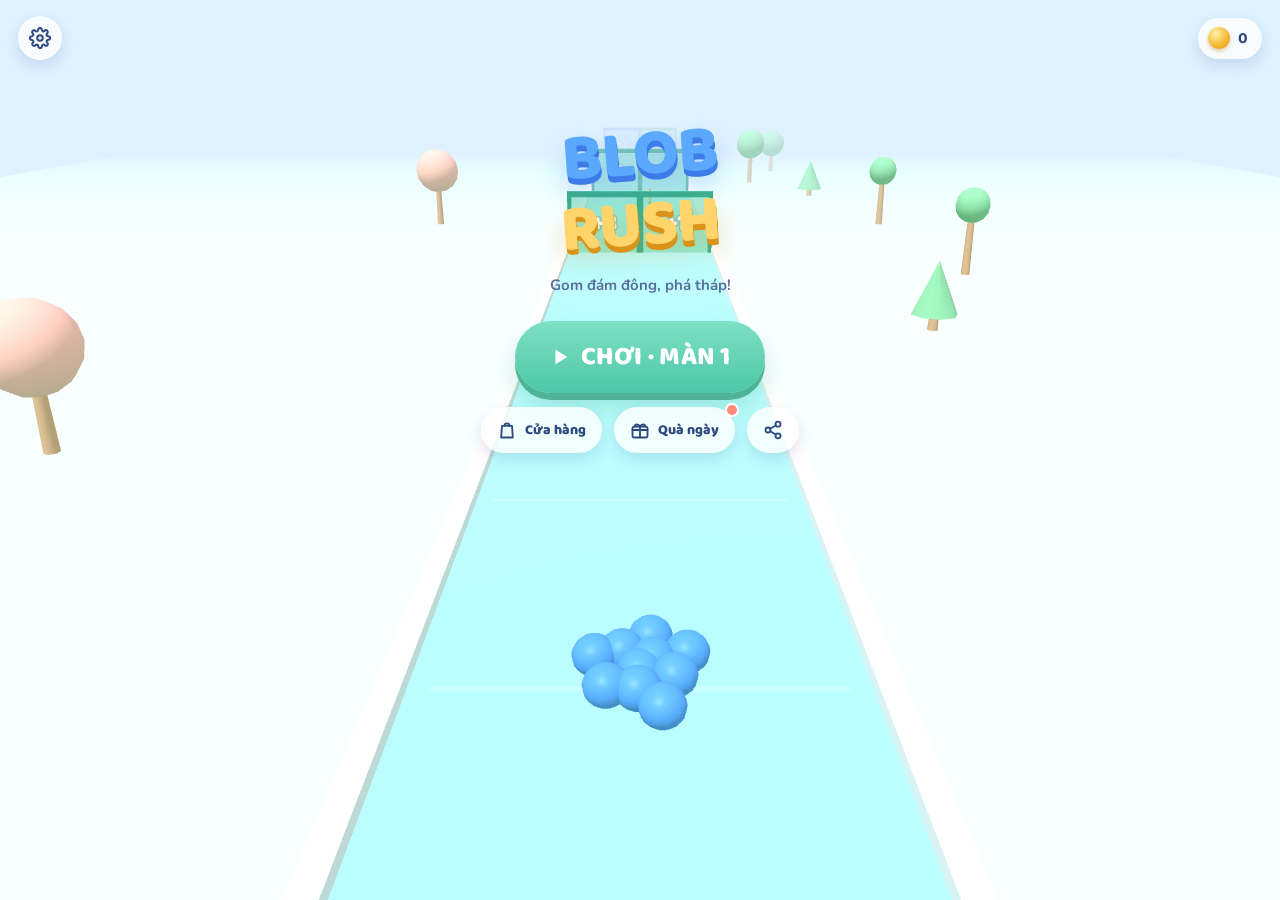
<file: index.html>
<!DOCTYPE html>
<html lang="vi">
<head>
  <meta charset="utf-8">
  <meta name="viewport" content="width=device-width, initial-scale=1, maximum-scale=1, user-scalable=no, viewport-fit=cover">
  <meta name="apple-mobile-web-app-capable" content="yes">
  <meta name="theme-color" content="#dff1ff">
  <title>Blob Rush — Gom đám đông, phá tháp</title>
  <style>
/* Baloo 2 (chữ tiêu đề, hỗ trợ tiếng Việt) + Nunito (chữ thường) — nhúng sẵn, không cần mạng */
@font-face { font-family: 'Baloo 2'; font-weight: 600; font-display: swap; src: url(assets/fonts/baloo-2-vietnamese-600-normal.woff2) format('woff2'); unicode-range: U+0102-0103,U+0110-0111,U+0128-0129,U+0168-0169,U+01A0-01A1,U+01AF-01B0,U+0300-0301,U+0303-0304,U+0308-0309,U+0323,U+0329,U+1EA0-1EF9,U+20AB; }
@font-face { font-family: 'Baloo 2'; font-weight: 600; font-display: swap; src: url(assets/fonts/baloo-2-latin-600-normal.woff2) format('woff2'); }
@font-face { font-family: 'Baloo 2'; font-weight: 700; font-display: swap; src: url(assets/fonts/baloo-2-vietnamese-700-normal.woff2) format('woff2'); unicode-range: U+0102-0103,U+0110-0111,U+0128-0129,U+0168-0169,U+01A0-01A1,U+01AF-01B0,U+0300-0301,U+0303-0304,U+0308-0309,U+0323,U+0329,U+1EA0-1EF9,U+20AB; }
@font-face { font-family: 'Baloo 2'; font-weight: 700; font-display: swap; src: url(assets/fonts/baloo-2-latin-700-normal.woff2) format('woff2'); }
@font-face { font-family: 'Baloo 2'; font-weight: 800; font-display: swap; src: url(assets/fonts/baloo-2-vietnamese-800-normal.woff2) format('woff2'); unicode-range: U+0102-0103,U+0110-0111,U+0128-0129,U+0168-0169,U+01A0-01A1,U+01AF-01B0,U+0300-0301,U+0303-0304,U+0308-0309,U+0323,U+0329,U+1EA0-1EF9,U+20AB; }
@font-face { font-family: 'Baloo 2'; font-weight: 800; font-display: swap; src: url(assets/fonts/baloo-2-latin-800-normal.woff2) format('woff2'); }
@font-face { font-family: 'Nunito'; font-weight: 700; font-display: swap; src: url(assets/fonts/nunito-vietnamese-700-normal.woff2) format('woff2'); unicode-range: U+0102-0103,U+0110-0111,U+0128-0129,U+0168-0169,U+01A0-01A1,U+01AF-01B0,U+0300-0301,U+0303-0304,U+0308-0309,U+0323,U+0329,U+1EA0-1EF9,U+20AB; }
@font-face { font-family: 'Nunito'; font-weight: 700; font-display: swap; src: url(assets/fonts/nunito-latin-700-normal.woff2) format('woff2'); }
@font-face { font-family: 'Nunito'; font-weight: 800; font-display: swap; src: url(assets/fonts/nunito-vietnamese-800-normal.woff2) format('woff2'); unicode-range: U+0102-0103,U+0110-0111,U+0128-0129,U+0168-0169,U+01A0-01A1,U+01AF-01B0,U+0300-0301,U+0303-0304,U+0308-0309,U+0323,U+0329,U+1EA0-1EF9,U+20AB; }
@font-face { font-family: 'Nunito'; font-weight: 800; font-display: swap; src: url(assets/fonts/nunito-latin-800-normal.woff2) format('woff2'); }
  </style>
  <!-- Facebook Instant Games SDK (bỏ qua khi chạy ngoài Facebook) -->
  <script src="https://connect.facebook.net/en_US/fbinstant.7.1.js"></script>
  <style>
    :root {
      --sky: #5aa9ff; --sky-d: #3d7be8; --mint: #6fd3b8; --mint-d: #4fb497;
      --coral: #ff8a7a; --coral-d: #d9604f; --lemon: #ffd56b; --lemon-d: #d9931a; --lilac: #c39bf0;
      --ink: #2f4a80; --ink-2: #5b6f9a; --ink-3: #8a9bc0;
      --shadow: rgba(60,80,140,0.16);
      --font-display: 'Baloo 2', 'Trebuchet MS', sans-serif;
      --font-body: 'Nunito', 'Trebuchet MS', sans-serif;
    }
    * { box-sizing: border-box; -webkit-tap-highlight-color: transparent; }
    html, body { margin: 0; height: 100%; overflow: hidden; background: #dff1ff; font-family: var(--font-body); color: var(--ink); user-select: none; -webkit-user-select: none; touch-action: none; }
    #gl { position: fixed; inset: 0; width: 100%; height: 100%; display: block; }

    .screen { position: fixed; inset: 0; display: none; flex-direction: column; }
    .screen.show { display: flex; }
    .safe-top { padding-top: max(16px, env(safe-area-inset-top)); }
    .safe-bottom { padding-bottom: max(18px, env(safe-area-inset-bottom)); }

    .pill { display: inline-flex; align-items: center; gap: 8px; background: rgba(255,255,255,0.8); border-radius: 22px; padding: 8px 14px 8px 10px; box-shadow: 0 6px 14px var(--shadow); font-family: var(--font-display); font-weight: 700; font-size: 16px; color: var(--ink); }
    .pill svg { width: 22px; height: 22px; stroke: var(--ink); fill: none; stroke-width: 2; stroke-linecap: round; stroke-linejoin: round; }
    .coin { width: 22px; height: 22px; border-radius: 50%; background: radial-gradient(circle at 35% 30%, #fff1a8, #f5b62e 60%, #d9931a); box-shadow: 0 2px 4px rgba(160,110,0,0.35); flex: 0 0 auto; }
    .iconbtn { width: 44px; height: 44px; border-radius: 22px; background: rgba(255,255,255,0.8); box-shadow: 0 6px 14px var(--shadow); display: flex; align-items: center; justify-content: center; border: 0; padding: 0; cursor: pointer; }
    .iconbtn svg { width: 22px; height: 22px; stroke: var(--ink); fill: none; stroke-width: 2.2; stroke-linecap: round; stroke-linejoin: round; }
    .btn { display: flex; align-items: center; justify-content: center; gap: 10px; border: 0; cursor: pointer; font-family: var(--font-display); font-weight: 800; color: #fff; border-radius: 33px; height: 62px; padding: 0 28px; font-size: 21px; letter-spacing: 0.3px; transition: transform 0.08s; }
    .btn:active { transform: translateY(4px); }
    .btn svg { width: 22px; height: 22px; fill: none; stroke: currentColor; stroke-width: 2.4; stroke-linecap: round; stroke-linejoin: round; }
    .btn-mint { background: linear-gradient(180deg, #7fe0c5, #4cc7a6); box-shadow: 0 7px 0 var(--mint-d), 0 16px 24px rgba(90,190,160,0.35); }
    .btn-mint:active { box-shadow: 0 3px 0 var(--mint-d), 0 8px 14px rgba(90,190,160,0.3); }
    .btn-sky { background: linear-gradient(180deg, #7fbcff, var(--sky)); box-shadow: 0 7px 0 var(--sky-d), 0 16px 24px rgba(61,123,232,0.35); }
    .btn-sky:active { box-shadow: 0 3px 0 var(--sky-d), 0 8px 14px rgba(61,123,232,0.3); }
    .btn-lemon { background: linear-gradient(180deg, #ffe08a, #f5b62e); color: #6b4a00; box-shadow: 0 7px 0 var(--lemon-d), 0 16px 24px rgba(220,170,60,0.35); }
    .btn-lemon:active { box-shadow: 0 3px 0 var(--lemon-d), 0 8px 14px rgba(220,170,60,0.3); }
    .btn-white { background: rgba(90,169,255,0.16); color: var(--ink); box-shadow: none; height: 56px; font-size: 18px; }
    .btn[disabled] { opacity: 0.5; pointer-events: none; }
    .link { font-size: 14px; font-weight: 800; color: var(--ink-2); background: none; border: 0; cursor: pointer; font-family: var(--font-body); padding: 6px; }

    .tool { display: flex; flex-direction: column; align-items: center; gap: 6px; background: none; border: 0; padding: 0; cursor: pointer; }
    .tool .box { position: relative; height: 46px; padding: 0 16px; border-radius: 23px; background: rgba(255,255,255,0.8); box-shadow: 0 6px 14px var(--shadow); display: flex; align-items: center; justify-content: center; gap: 8px; font-family: var(--font-display); font-weight: 800; font-size: 14px; color: var(--ink); transition: transform 0.08s; }
    .tool:active .box { transform: translateY(3px); }
    .tool svg { width: 20px; height: 20px; stroke: var(--ink); fill: none; stroke-width: 2.2; stroke-linecap: round; stroke-linejoin: round; }
    .tool .dot { position: absolute; right: -4px; top: -4px; width: 14px; height: 14px; border-radius: 7px; background: var(--coral); border: 2px solid #fff; }

    /* Trang chủ */
    #home { align-items: center; }
    .topbar { width: 100%; display: flex; align-items: center; justify-content: space-between; padding-left: 18px; padding-right: 18px; }
    .logo { display: flex; flex-direction: column; align-items: center; margin-top: 7vh; }
    .logo .w1, .logo .w2 { font-family: var(--font-display); font-weight: 800; font-size: clamp(50px, 15vw, 66px); line-height: 1; letter-spacing: -1px; transform: rotate(-4deg); }
    .logo .w1 { color: var(--sky); text-shadow: 0 6px 0 var(--sky-d), 0 14px 24px rgba(61,123,232,0.3); }
    .logo .w2 { color: var(--lemon); text-shadow: 0 6px 0 var(--lemon-d), 0 14px 24px rgba(217,147,26,0.3); margin-top: 4px; }
    .logo .tag { margin-top: 16px; font-size: 15px; font-weight: 700; color: var(--ink-2); }
    #home .actions { margin-top: 26px; display: flex; flex-direction: column; align-items: center; gap: 14px; width: 100%; }
    #home .row { display: flex; gap: 12px; }

    /* HUD */
    #hud { pointer-events: none; }
    #hud > * { pointer-events: auto; }
    #hud .progress { display: flex; align-items: center; gap: 10px; padding: 10px 18px 0; pointer-events: none; }
    #hud .progress .lv { width: 30px; height: 30px; border-radius: 15px; background: var(--sky); color: #fff; font-family: var(--font-display); font-weight: 800; font-size: 14px; display: flex; align-items: center; justify-content: center; box-shadow: 0 3px 0 var(--sky-d); }
    #hud .progress .bar { flex: 1; height: 12px; border-radius: 6px; background: rgba(255,255,255,0.75); overflow: hidden; box-shadow: inset 0 2px 4px rgba(60,80,140,0.15); }
    #hud .progress .bar i { display: block; height: 100%; width: 0; border-radius: 6px; background: linear-gradient(90deg, var(--mint), var(--sky)); transition: width 0.2s; }
    #hud .progress .flag { width: 30px; height: 30px; border-radius: 15px; background: var(--lemon); display: flex; align-items: center; justify-content: center; box-shadow: 0 3px 0 var(--lemon-d); }
    #hud .progress .flag svg { width: 16px; height: 16px; stroke: #7a5200; fill: none; stroke-width: 2.5; stroke-linecap: round; stroke-linejoin: round; }
    #count { position: fixed; left: 50%; top: 58%; transform: translate(-50%, -50%); background: var(--ink); color: #fff; font-family: var(--font-display); font-weight: 800; font-size: 24px; padding: 2px 18px; border-radius: 22px; box-shadow: 0 6px 14px rgba(47,74,128,0.35); pointer-events: none; transition: transform 0.12s; }
    #count.pop { transform: translate(-50%, -50%) scale(1.25); }
    #count.bad { background: var(--coral-d); }
    #enemyCount { position: fixed; left: 50%; top: 40%; transform: translate(-50%, -50%); background: var(--coral-d); color: #fff; font-family: var(--font-display); font-weight: 800; font-size: 22px; padding: 2px 16px; border-radius: 20px; box-shadow: 0 6px 14px rgba(217,96,79,0.4); pointer-events: none; display: none; }
    #hint { position: fixed; left: 50%; bottom: max(30px, env(safe-area-inset-bottom)); transform: translateX(-50%); pointer-events: none; transition: opacity 0.3s; white-space: nowrap; }
    #hint.hide { opacity: 0; }
    #banner { position: fixed; left: 50%; top: 46%; transform: translate(-50%, -50%) rotate(-6deg) scale(0); font-family: var(--font-display); font-weight: 800; font-size: 44px; color: #fff; text-shadow: 0 4px 0 var(--lemon-d), 0 10px 20px rgba(0,0,0,0.2); pointer-events: none; transition: transform 0.25s cubic-bezier(.2,1.6,.4,1); white-space: nowrap; }
    #banner.show { transform: translate(-50%, -50%) rotate(-6deg) scale(1); }
    .fly { position: fixed; left: 50%; top: 52%; transform: translate(-50%, -50%); font-family: var(--font-display); font-weight: 800; font-size: 34px; color: #fff; text-shadow: 0 3px 0 rgba(0,0,0,0.2); pointer-events: none; animation: fly 0.9s ease-out forwards; }
    .fly.good { color: #7fe0c5; } .fly.bad { color: #ff8a7a; } .fly.coin { color: var(--lemon); font-size: 22px; }
    @keyframes fly { from { transform: translate(-50%, -50%) scale(0.6); opacity: 1; } 70% { opacity: 1; } to { transform: translate(-50%, -160%) scale(1.15); opacity: 0; } }
    #tap { position: fixed; inset: 0; display: none; }
    #tap.show { display: block; }

    /* Modal */
    .modal { position: fixed; inset: 0; display: none; align-items: center; justify-content: center; background: rgba(47,74,128,0.28); padding: 24px; z-index: 10; }
    .modal.show { display: flex; }
    .card { position: relative; width: 100%; max-width: 360px; border-radius: 30px; background: rgba(255,255,255,0.94); box-shadow: 0 24px 48px rgba(47,74,128,0.3); padding: 26px 22px 24px; display: flex; flex-direction: column; align-items: center; gap: 14px; animation: pop 0.32s cubic-bezier(.2,1.4,.4,1); }
    @keyframes pop { from { transform: scale(0.7); opacity: 0; } to { transform: scale(1); opacity: 1; } }
    .card h2 { margin: 0; font-family: var(--font-display); font-weight: 800; font-size: 34px; line-height: 1.1; text-align: center; transform: rotate(-3deg); }
    .card h2.win { color: var(--lemon); text-shadow: 0 5px 0 var(--lemon-d), 0 12px 20px rgba(217,147,26,0.3); }
    .card h2.lose { color: var(--coral); text-shadow: 0 5px 0 var(--coral-d), 0 12px 20px rgba(217,96,79,0.3); font-size: 30px; }
    .card p { margin: 0; font-size: 15px; font-weight: 700; color: var(--ink-2); text-align: center; line-height: 1.5; }
    .card .btn { width: 100%; }
    .bigcoin { display: flex; align-items: center; gap: 10px; }
    .bigcoin .coin { width: 34px; height: 34px; }
    .bigcoin b { font-family: var(--font-display); font-weight: 800; font-size: 40px; color: var(--ink); }
    .stats { display: flex; gap: 8px; width: 100%; }
    .stat { flex: 1; text-align: center; padding: 8px 4px; border-radius: 14px; background: #eef4ff; font-family: var(--font-display); font-weight: 700; font-size: 13px; color: var(--ink); }
    .countdown { display: flex; align-items: center; gap: 8px; }
    .countdown b { width: 40px; height: 40px; border-radius: 20px; border: 3px solid var(--coral); display: flex; align-items: center; justify-content: center; font-family: var(--font-display); font-weight: 800; font-size: 18px; color: var(--coral); }
    .countdown span { font-size: 12px; font-weight: 800; color: var(--ink-3); }
    .sub-actions { display: flex; justify-content: center; gap: 16px; margin-top: 4px; }
    .sub-actions .iconbtn { background: #eef4ff; box-shadow: none; }

    /* Cửa hàng */
    #shop { overflow: hidden; background: linear-gradient(180deg, #dff1ff 0%, #f3f8ff 38%, #eef7f0 100%); }
    #shop h1 { margin: 0; font-family: var(--font-display); font-weight: 800; font-size: 26px; }
    #shop .grid { display: flex; flex-wrap: wrap; gap: 14px; margin: 18px 18px 0; overflow-y: auto; padding-bottom: 110px; }
    .skin { position: relative; flex: 0 0 calc(50% - 7px); border-radius: 22px; background: rgba(255,255,255,0.88); border: 3px solid transparent; box-shadow: 0 10px 22px var(--shadow); padding: 14px 10px; display: flex; flex-direction: column; align-items: center; gap: 8px; cursor: pointer; }
    .skin.selected { border-color: var(--mint); }
    .skin svg.pv { width: 90px; height: 84px; }
    .skin .name { font-family: var(--font-display); font-weight: 800; font-size: 15px; color: var(--ink); }
    .skin .price { display: flex; align-items: center; gap: 6px; height: 32px; padding: 0 12px; border-radius: 14px; font-family: var(--font-display); font-weight: 800; font-size: 14px; background: var(--lemon); color: #6b4a00; }
    .skin .price .coin { width: 14px; height: 14px; }
    .skin .price.owned { background: #eef4ff; color: var(--ink-2); }
    .skin .price.using { background: var(--mint); color: #fff; }
    .skin .price.locked { background: #eef4ff; color: var(--ink-2); }
    #shop .promo { position: fixed; left: 18px; right: 18px; bottom: max(24px, env(safe-area-inset-bottom)); }

    /* Toast + loading */
    #toast { position: fixed; left: 50%; bottom: 120px; transform: translateX(-50%) translateY(20px); background: rgba(47,74,128,0.92); color: #fff; padding: 10px 18px; border-radius: 20px; font-weight: 800; font-size: 14px; opacity: 0; transition: all 0.25s; pointer-events: none; z-index: 20; white-space: nowrap; }
    #toast.show { opacity: 1; transform: translateX(-50%) translateY(0); }
    #loading { position: fixed; inset: 0; z-index: 30; display: flex; flex-direction: column; align-items: center; justify-content: center; gap: 18px; background: linear-gradient(180deg, #dff1ff 0%, #f3f8ff 38%, #eef7f0 100%); transition: opacity 0.4s; }
    #loading.hide { opacity: 0; pointer-events: none; }
    #loading .bar { width: 200px; height: 12px; border-radius: 6px; background: rgba(255,255,255,0.8); overflow: hidden; }
    #loading .bar i { display: block; height: 100%; width: 0; border-radius: 6px; background: linear-gradient(90deg, var(--mint), var(--sky)); transition: width 0.3s; }
    .settings-row { display: flex; align-items: center; justify-content: space-between; width: 100%; padding: 12px 16px; border-radius: 18px; background: #eef4ff; font-weight: 800; color: var(--ink); }
    .toggle { width: 52px; height: 30px; border-radius: 15px; background: #c9d6ee; position: relative; border: 0; cursor: pointer; transition: background 0.2s; }
    .toggle::after { content: ""; position: absolute; left: 3px; top: 3px; width: 24px; height: 24px; border-radius: 12px; background: #fff; box-shadow: 0 2px 4px rgba(0,0,0,0.2); transition: left 0.2s; }
    .toggle.on { background: var(--mint); }
    .toggle.on::after { left: 25px; }
    .confetti { position: fixed; top: -20px; width: 8px; height: 14px; border-radius: 2px; pointer-events: none; animation: drop 2.4s linear forwards; z-index: 11; }
    @keyframes drop { to { transform: translateY(110vh) rotate(720deg); } }
  </style>
</head>
<body>
  <canvas id="gl"></canvas>

  <!-- Loading -->
  <div id="loading">
    <div class="logo" style="margin-top:0"><div class="w1">BLOB</div><div class="w2">RUSH</div></div>
    <div class="bar"><i id="loadbar"></i></div>
    <div id="loaddbg" style="font-size:13px;font-weight:800;color:#8a9bc0;min-height:16px"></div>
  </div>

  <!-- TRANG CHỦ -->
  <section id="home" class="screen safe-top safe-bottom">
    <div class="topbar">
      <button class="iconbtn" id="btnSettings" aria-label="Cài đặt"><svg viewBox="0 0 24 24"><circle cx="12" cy="12" r="3"/><path d="M19.4 15a1.7 1.7 0 0 0 .3 1.8l.1.1a2 2 0 1 1-2.8 2.8l-.1-.1a1.7 1.7 0 0 0-1.8-.3 1.7 1.7 0 0 0-1 1.5V21a2 2 0 1 1-4 0v-.1a1.7 1.7 0 0 0-1.1-1.5 1.7 1.7 0 0 0-1.8.3l-.1.1a2 2 0 1 1-2.8-2.8l.1-.1a1.7 1.7 0 0 0 .3-1.8 1.7 1.7 0 0 0-1.5-1H3a2 2 0 1 1 0-4h.1a1.7 1.7 0 0 0 1.5-1.1 1.7 1.7 0 0 0-.3-1.8l-.1-.1a2 2 0 1 1 2.8-2.8l.1.1a1.7 1.7 0 0 0 1.8.3H9a1.7 1.7 0 0 0 1-1.5V3a2 2 0 1 1 4 0v.1a1.7 1.7 0 0 0 1 1.5 1.7 1.7 0 0 0 1.8-.3l.1-.1a2 2 0 1 1 2.8 2.8l-.1.1a1.7 1.7 0 0 0-.3 1.8V9a1.7 1.7 0 0 0 1.5 1H21a2 2 0 1 1 0 4h-.1a1.7 1.7 0 0 0-1.5 1z"/></svg></button>
      <div class="pill"><i class="coin"></i><span class="coins">0</span></div>
    </div>
    <div class="logo"><div class="w1">BLOB</div><div class="w2">RUSH</div><div class="tag">Gom đám đông, phá tháp!</div></div>
    <div class="actions">
      <button class="btn btn-mint" id="btnPlay" style="width: 250px; height: 72px; font-size: 26px; border-radius: 36px;"><svg viewBox="0 0 24 24" style="fill:#fff;stroke:none"><path d="M7 4l13 8-13 8z"/></svg><span id="playLabel">CHƠI · MÀN 1</span></button>
      <div class="row">
        <button class="tool" id="btnShop"><div class="box"><svg viewBox="0 0 24 24"><path d="M6 7h12l1 14H5z"/><path d="M9 7a3 3 0 0 1 6 0"/></svg>Cửa hàng</div></button>
        <button class="tool" id="btnDaily"><div class="box"><svg viewBox="0 0 24 24"><rect x="3" y="8" width="18" height="13" rx="2"/><path d="M12 8v13"/><path d="M3 12h18"/><path d="M12 8c-2-4-7-3-6 0M12 8c2-4 7-3 6 0"/></svg>Quà ngày<i class="dot" id="dailyDot"></i></div></button>
        <button class="tool" id="btnShare"><div class="box"><svg viewBox="0 0 24 24"><circle cx="18" cy="5" r="3"/><circle cx="6" cy="12" r="3"/><circle cx="18" cy="19" r="3"/><path d="M8.6 13.5l6.8 4"/><path d="M15.4 6.5l-6.8 4"/></svg></div></button>
      </div>
    </div>
  </section>

  <!-- HUD -->
  <section id="hud" class="screen safe-top safe-bottom">
    <div class="topbar">
      <div class="pill" style="gap:6px"><button class="iconbtn" id="btnHome" style="width:30px;height:30px;box-shadow:none;background:#eef4ff" aria-label="Trang chủ"><svg viewBox="0 0 24 24" style="width:16px;height:16px"><path d="M4 20h16"/><path d="M6 20V9l6-5 6 5v11"/></svg></button><span id="hudLevel">Màn 1</span></div>
      <div class="pill"><i class="coin"></i><span class="coins">0</span></div>
    </div>
    <div class="progress"><div class="lv" id="progLv">1</div><div class="bar"><i id="progBar"></i></div><div class="flag"><svg viewBox="0 0 24 24"><path d="M5 21V4"/><path d="M5 4h12l-3 4 3 4H5"/></svg></div></div>
    <div id="hint" class="pill" style="font-size:14px;font-weight:700"><svg viewBox="0 0 24 24"><path d="M4 12h16"/><path d="M8 8l-4 4 4 4"/><path d="M16 8l4 4-4 4"/></svg>Kéo trái / phải để chọn cổng</div>
  </section>
  <div id="count" style="display:none">10</div>
  <div id="enemyCount">18</div>
  <div id="banner"></div>

  <!-- QUA MÀN -->
  <div id="mWin" class="modal">
    <div class="card">
      <h2 class="win">QUA MÀN!</h2>
      <p id="winSub">Màn 1 · còn 12 blob sống sót</p>
      <div class="bigcoin"><i class="coin"></i><b id="winCoins">+150</b></div>
      <div class="stats"><div class="stat" id="winStatLane">Làn ×1</div><div class="stat" id="winStatLeft">Blob dư · 0</div><div class="stat" id="winStatCoins">Xu nhặt · 0</div></div>
      <button class="btn btn-lemon" id="btnWinAd"><svg viewBox="0 0 24 24"><rect x="3" y="6" width="14" height="12" rx="2"/><path d="M17 10l4-2v8l-4-2"/></svg>Xem QC · nhận ×3 xu</button>
      <button class="btn btn-mint" id="btnNext">Màn tiếp theo</button>
      <div class="sub-actions">
        <button class="iconbtn" id="btnWinHome"><svg viewBox="0 0 24 24"><path d="M4 20h16"/><path d="M6 20V9l6-5 6 5v11"/><path d="M10 20v-6h4v6"/></svg></button>
        <button class="iconbtn" id="btnWinShare"><svg viewBox="0 0 24 24"><circle cx="18" cy="5" r="3"/><circle cx="6" cy="12" r="3"/><circle cx="18" cy="19" r="3"/><path d="M8.6 13.5l6.8 4"/><path d="M15.4 6.5l-6.8 4"/></svg></button>
      </div>
    </div>
  </div>

  <!-- THUA -->
  <div id="mLose" class="modal">
    <div class="card">
      <h2 class="lose">ĐÁM ĐÔNG TAN RỒI!</h2>
      <p id="loseSub">Địch còn 9 blob · bạn đi được 78%</p>
      <p style="font-family:var(--font-display);font-size:18px;color:var(--ink)">Hồi sinh tại chỗ với +20 blob?</p>
      <div class="countdown"><b id="loseCount">9</b><span>giây</span></div>
      <button class="btn btn-lemon" id="btnLoseAd"><svg viewBox="0 0 24 24"><rect x="3" y="6" width="14" height="12" rx="2"/><path d="M17 10l4-2v8l-4-2"/></svg>Xem QC · hồi sinh</button>
      <button class="btn btn-white" id="btnLoseCoins"><i class="coin"></i>200 xu · hồi sinh</button>
      <button class="link" id="btnLoseRestart">Chơi lại màn</button>
    </div>
  </div>

  <!-- CÀI ĐẶT -->
  <div id="mSettings" class="modal">
    <div class="card">
      <h2 style="color:var(--ink);transform:none">Cài đặt</h2>
      <div class="settings-row">Âm thanh <button class="toggle on" id="tgSound"></button></div>
      <div class="settings-row">Nhạc nền <button class="toggle on" id="tgMusic"></button></div>
      <p style="font-size:12px">Blob Rush · Lee Games · <a href="privacy.html" target="_blank" style="color:var(--sky-d)">Quyền riêng tư</a></p>
      <button class="btn btn-sky" id="btnSettingsClose">Đóng</button>
    </div>
  </div>

  <!-- QUÀ NGÀY -->
  <div id="mDaily" class="modal">
    <div class="card">
      <h2 style="color:var(--ink);transform:none">Quà mỗi ngày</h2>
      <p id="dailyText">Nhận 100 xu hôm nay!</p>
      <button class="btn btn-sky" id="btnDailyClaim">Nhận 100 xu</button>
      <button class="btn btn-lemon" id="btnDailyAd"><svg viewBox="0 0 24 24"><rect x="3" y="6" width="14" height="12" rx="2"/><path d="M17 10l4-2v8l-4-2"/></svg>Xem QC · nhận 250 xu</button>
      <button class="link" id="btnDailyClose">Để sau</button>
    </div>
  </div>

  <!-- CỬA HÀNG -->
  <section id="shop" class="screen safe-top">
    <div class="topbar">
      <button class="iconbtn" id="btnShopBack"><svg viewBox="0 0 24 24"><path d="M15 6l-6 6 6 6"/></svg></button>
      <h1>Cửa hàng</h1>
      <div class="pill"><i class="coin"></i><span class="coins">0</span></div>
    </div>
    <div class="grid" id="skinGrid"></div>
    <button class="btn btn-lemon promo" id="btnShopAd"><svg viewBox="0 0 24 24"><rect x="3" y="6" width="14" height="12" rx="2"/><path d="M17 10l4-2v8l-4-2"/></svg>Xem QC · +100 xu</button>
  </section>

  <div id="toast"></div>

  <script src="lib/three.min.js"></script>
  <script src="src/platform.js"></script>
  <script src="src/audio.js"></script>
  <script src="src/levels.js"></script>
  <script src="src/game3d.js"></script>
  <script src="src/main.js"></script>
</body>
</html>
</file>
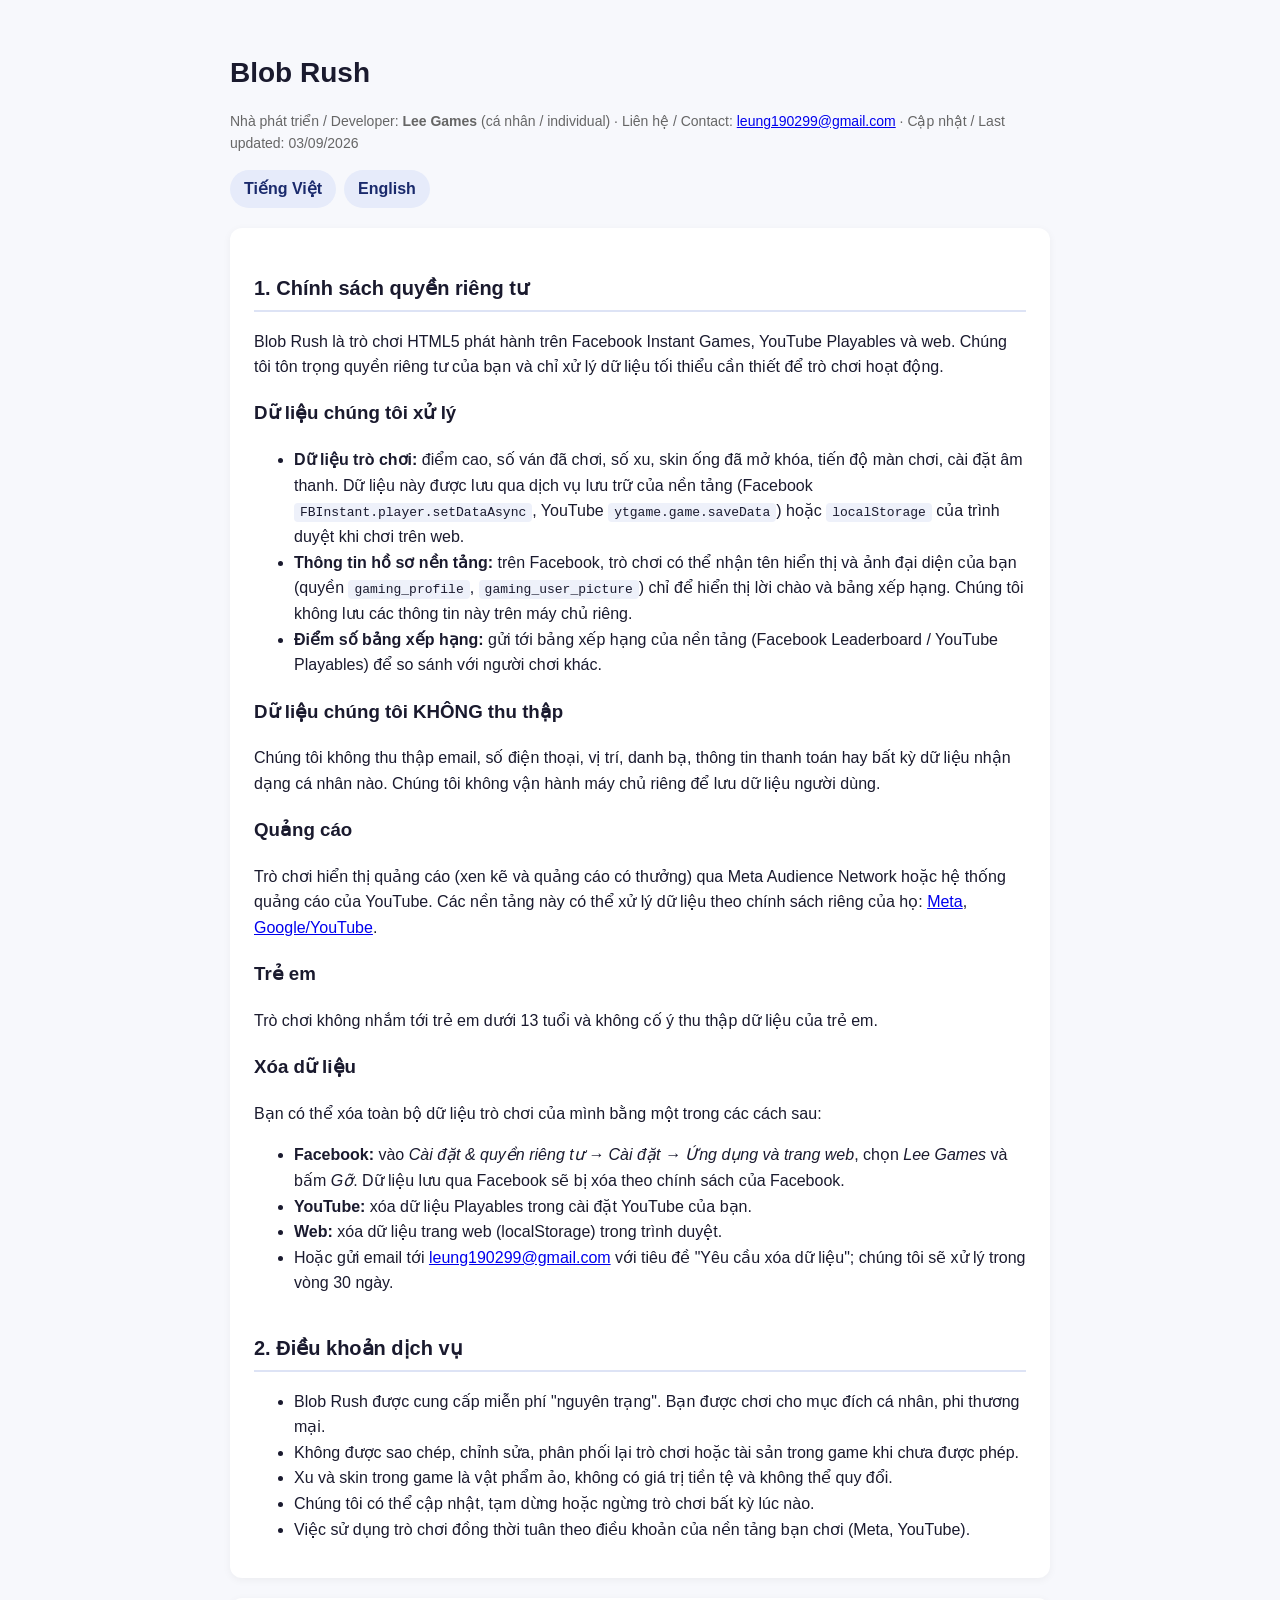
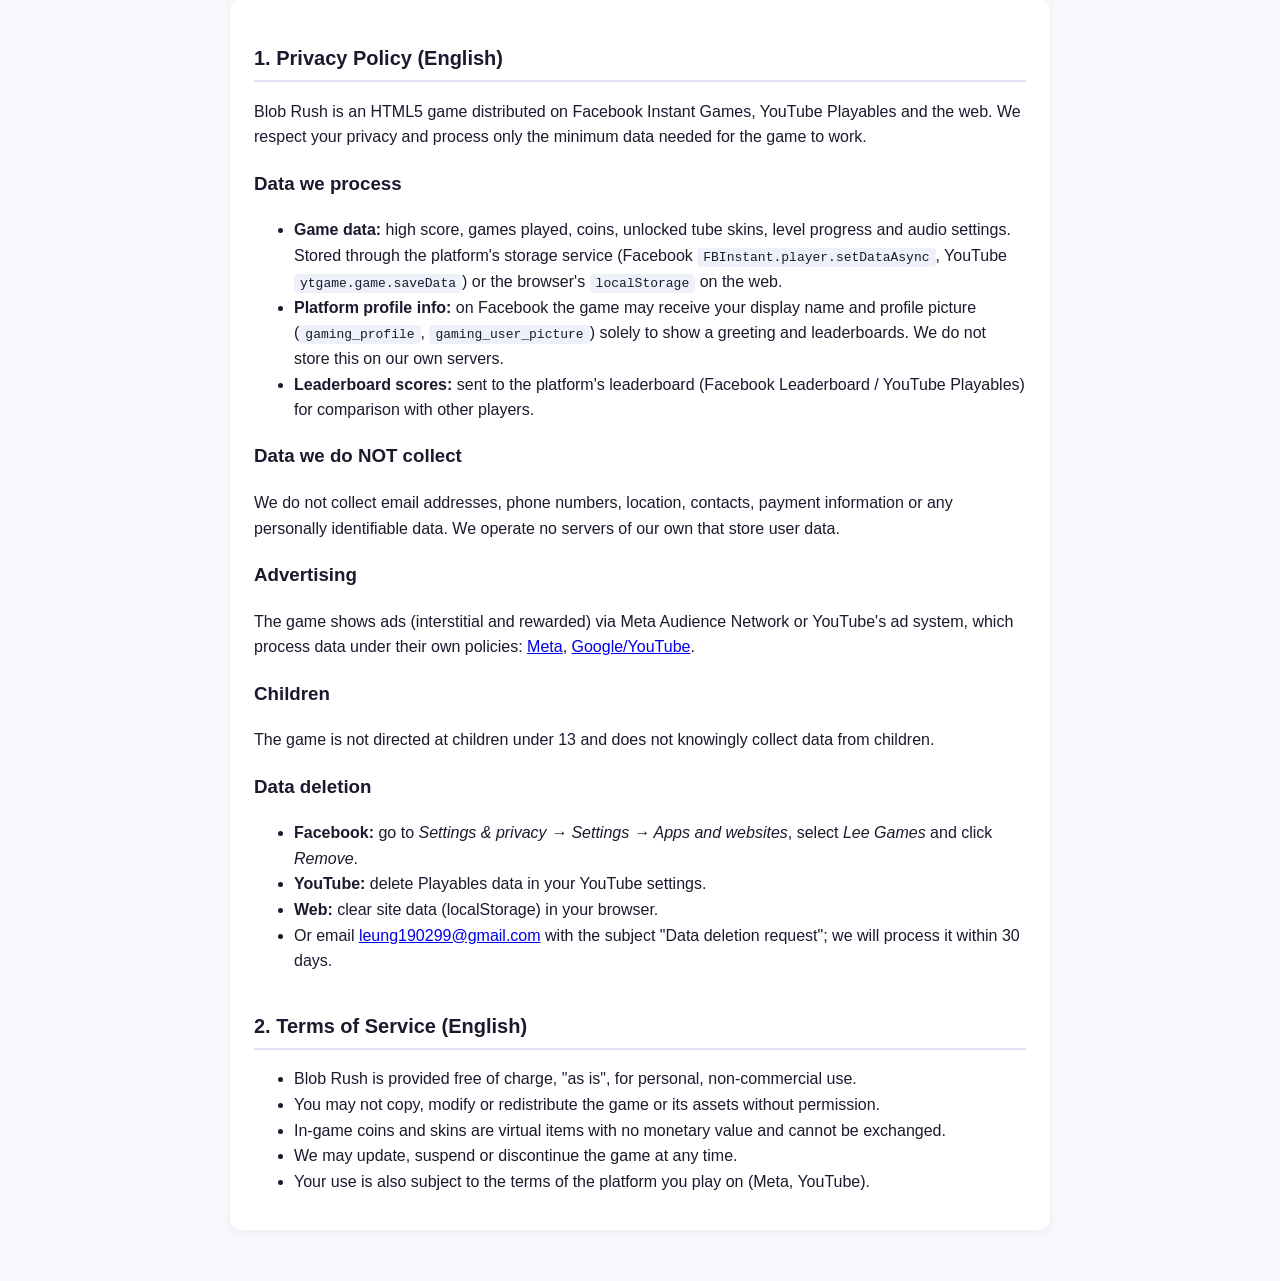
<file: privacy.html>
<!DOCTYPE html>
<html lang="vi">
<head>
<meta charset="utf-8">
<meta name="viewport" content="width=device-width, initial-scale=1">
<title>Blob Rush — Chính sách quyền riêng tư / Privacy Policy</title>
<style>
  body{font-family:-apple-system,Segoe UI,Roboto,Arial,sans-serif;max-width:820px;margin:0 auto;padding:32px 20px;line-height:1.6;color:#1a1a2e;background:#f7f8fc}
  h1{font-size:28px;margin-bottom:4px} h2{font-size:20px;margin-top:36px;border-bottom:2px solid #dde3f5;padding-bottom:6px}
  .meta{color:#666;font-size:14px} .lang{display:flex;gap:8px;margin:16px 0}
  .lang a{padding:6px 14px;border-radius:20px;background:#e6ebfa;color:#1a2a6c;text-decoration:none;font-weight:600}
  section{background:#fff;border-radius:12px;padding:8px 24px 20px;margin:20px 0;box-shadow:0 2px 8px rgba(0,0,0,.05)}
  code{background:#eef1fa;padding:2px 6px;border-radius:4px}
</style>
</head>
<body>
<h1>Blob Rush</h1>
<p class="meta">Nhà phát triển / Developer: <strong>Lee Games</strong> (cá nhân / individual) · Liên hệ / Contact: <a href="mailto:leung190299@gmail.com">leung190299@gmail.com</a> · Cập nhật / Last updated: 03/09/2026</p>
<div class="lang"><a href="#vi">Tiếng Việt</a><a href="#en">English</a></div>

<section id="vi">
<h2>1. Chính sách quyền riêng tư</h2>
<p>Blob Rush là trò chơi HTML5 phát hành trên Facebook Instant Games, YouTube Playables và web. Chúng tôi tôn trọng quyền riêng tư của bạn và chỉ xử lý dữ liệu tối thiểu cần thiết để trò chơi hoạt động.</p>

<h3>Dữ liệu chúng tôi xử lý</h3>
<ul>
  <li><strong>Dữ liệu trò chơi:</strong> điểm cao, số ván đã chơi, số xu, skin ống đã mở khóa, tiến độ màn chơi, cài đặt âm thanh. Dữ liệu này được lưu qua dịch vụ lưu trữ của nền tảng (Facebook <code>FBInstant.player.setDataAsync</code>, YouTube <code>ytgame.game.saveData</code>) hoặc <code>localStorage</code> của trình duyệt khi chơi trên web.</li>
  <li><strong>Thông tin hồ sơ nền tảng:</strong> trên Facebook, trò chơi có thể nhận tên hiển thị và ảnh đại diện của bạn (quyền <code>gaming_profile</code>, <code>gaming_user_picture</code>) chỉ để hiển thị lời chào và bảng xếp hạng. Chúng tôi không lưu các thông tin này trên máy chủ riêng.</li>
  <li><strong>Điểm số bảng xếp hạng:</strong> gửi tới bảng xếp hạng của nền tảng (Facebook Leaderboard / YouTube Playables) để so sánh với người chơi khác.</li>
</ul>

<h3>Dữ liệu chúng tôi KHÔNG thu thập</h3>
<p>Chúng tôi không thu thập email, số điện thoại, vị trí, danh bạ, thông tin thanh toán hay bất kỳ dữ liệu nhận dạng cá nhân nào. Chúng tôi không vận hành máy chủ riêng để lưu dữ liệu người dùng.</p>

<h3>Quảng cáo</h3>
<p>Trò chơi hiển thị quảng cáo (xen kẽ và quảng cáo có thưởng) qua Meta Audience Network hoặc hệ thống quảng cáo của YouTube. Các nền tảng này có thể xử lý dữ liệu theo chính sách riêng của họ: <a href="https://www.facebook.com/privacy/policy/">Meta</a>, <a href="https://policies.google.com/privacy">Google/YouTube</a>.</p>

<h3>Trẻ em</h3>
<p>Trò chơi không nhắm tới trẻ em dưới 13 tuổi và không cố ý thu thập dữ liệu của trẻ em.</p>

<h3>Xóa dữ liệu</h3>
<p>Bạn có thể xóa toàn bộ dữ liệu trò chơi của mình bằng một trong các cách sau:</p>
<ul>
  <li><strong>Facebook:</strong> vào <em>Cài đặt &amp; quyền riêng tư → Cài đặt → Ứng dụng và trang web</em>, chọn <em>Lee Games</em> và bấm <em>Gỡ</em>. Dữ liệu lưu qua Facebook sẽ bị xóa theo chính sách của Facebook.</li>
  <li><strong>YouTube:</strong> xóa dữ liệu Playables trong cài đặt YouTube của bạn.</li>
  <li><strong>Web:</strong> xóa dữ liệu trang web (localStorage) trong trình duyệt.</li>
  <li>Hoặc gửi email tới <a href="mailto:leung190299@gmail.com?subject=Sky%20Dodge%20-%20Yeu%20cau%20xoa%20du%20lieu">leung190299@gmail.com</a> với tiêu đề "Yêu cầu xóa dữ liệu"; chúng tôi sẽ xử lý trong vòng 30 ngày.</li>
</ul>

<h2>2. Điều khoản dịch vụ</h2>
<ul>
  <li>Blob Rush được cung cấp miễn phí "nguyên trạng". Bạn được chơi cho mục đích cá nhân, phi thương mại.</li>
  <li>Không được sao chép, chỉnh sửa, phân phối lại trò chơi hoặc tài sản trong game khi chưa được phép.</li>
  <li>Xu và skin trong game là vật phẩm ảo, không có giá trị tiền tệ và không thể quy đổi.</li>
  <li>Chúng tôi có thể cập nhật, tạm dừng hoặc ngừng trò chơi bất kỳ lúc nào.</li>
  <li>Việc sử dụng trò chơi đồng thời tuân theo điều khoản của nền tảng bạn chơi (Meta, YouTube).</li>
</ul>
</section>

<section id="en">
<h2>1. Privacy Policy (English)</h2>
<p>Blob Rush is an HTML5 game distributed on Facebook Instant Games, YouTube Playables and the web. We respect your privacy and process only the minimum data needed for the game to work.</p>

<h3>Data we process</h3>
<ul>
  <li><strong>Game data:</strong> high score, games played, coins, unlocked tube skins, level progress and audio settings. Stored through the platform's storage service (Facebook <code>FBInstant.player.setDataAsync</code>, YouTube <code>ytgame.game.saveData</code>) or the browser's <code>localStorage</code> on the web.</li>
  <li><strong>Platform profile info:</strong> on Facebook the game may receive your display name and profile picture (<code>gaming_profile</code>, <code>gaming_user_picture</code>) solely to show a greeting and leaderboards. We do not store this on our own servers.</li>
  <li><strong>Leaderboard scores:</strong> sent to the platform's leaderboard (Facebook Leaderboard / YouTube Playables) for comparison with other players.</li>
</ul>

<h3>Data we do NOT collect</h3>
<p>We do not collect email addresses, phone numbers, location, contacts, payment information or any personally identifiable data. We operate no servers of our own that store user data.</p>

<h3>Advertising</h3>
<p>The game shows ads (interstitial and rewarded) via Meta Audience Network or YouTube's ad system, which process data under their own policies: <a href="https://www.facebook.com/privacy/policy/">Meta</a>, <a href="https://policies.google.com/privacy">Google/YouTube</a>.</p>

<h3>Children</h3>
<p>The game is not directed at children under 13 and does not knowingly collect data from children.</p>

<h3>Data deletion</h3>
<ul>
  <li><strong>Facebook:</strong> go to <em>Settings &amp; privacy → Settings → Apps and websites</em>, select <em>Lee Games</em> and click <em>Remove</em>.</li>
  <li><strong>YouTube:</strong> delete Playables data in your YouTube settings.</li>
  <li><strong>Web:</strong> clear site data (localStorage) in your browser.</li>
  <li>Or email <a href="mailto:leung190299@gmail.com?subject=Sky%20Dodge%20-%20Data%20deletion%20request">leung190299@gmail.com</a> with the subject "Data deletion request"; we will process it within 30 days.</li>
</ul>

<h2>2. Terms of Service (English)</h2>
<ul>
  <li>Blob Rush is provided free of charge, "as is", for personal, non-commercial use.</li>
  <li>You may not copy, modify or redistribute the game or its assets without permission.</li>
  <li>In-game coins and skins are virtual items with no monetary value and cannot be exchanged.</li>
  <li>We may update, suspend or discontinue the game at any time.</li>
  <li>Your use is also subject to the terms of the platform you play on (Meta, YouTube).</li>
</ul>
</section>
</body>
</html>
</file>
